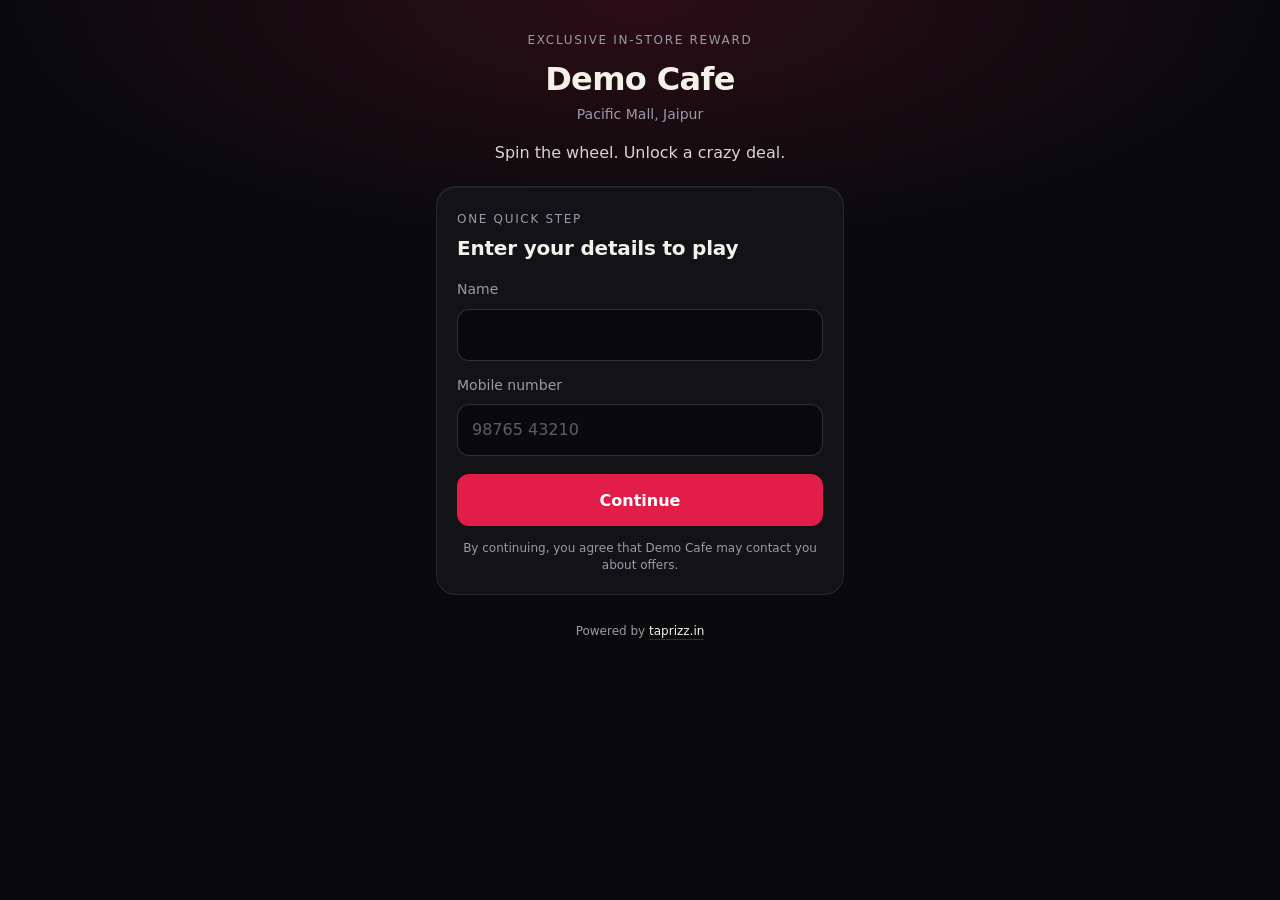
<file: index.html>
<!doctype html>
<html lang="en">
<head>
  <meta charset="utf-8">
  <meta name="viewport" content="width=device-width, initial-scale=1, viewport-fit=cover">
  <meta name="theme-color" content="#0a0a0d">
  <meta name="robots" content="noindex">
  <title>Crazy Deal</title>
  <link rel="icon" href="data:,">
  <link rel="stylesheet" href="assets/style.css">
</head>
<body>
  <main class="page">
    <p class="preview-bar hidden" id="previewBar">Preview mode. Nothing is saved or sent.</p>

    <header class="hero">
      <p class="eyebrow">Exclusive in-store reward</p>
      <h1 id="storeName"></h1>
      <p class="branch" id="branch"></p>
      <p class="tagline" id="tagline"></p>
    </header>

    <section class="card hidden" id="pausedCard">
      <p class="eyebrow">Offer paused</p>
      <h2 class="card-title">This offer is taking a short break</h2>
      <p class="hint left">Please check back soon, or follow the store to hear about the next one.</p>
    </section>

    <!-- Step 1 (optional): customer details -->
    <section class="card hidden" id="gateCard" aria-labelledby="gateTitle">
      <p class="eyebrow">One quick step</p>
      <h2 class="card-title" id="gateTitle">Enter your details to play</h2>
      <form id="leadForm" novalidate>
        <div class="field">
          <label for="leadName">Name</label>
          <input id="leadName" name="name" type="text" autocomplete="name" required>
        </div>
        <div class="field">
          <label for="leadPhone">Mobile number</label>
          <input id="leadPhone" name="phone" type="tel" inputmode="tel" autocomplete="tel" placeholder="98765 43210" required>
        </div>
        <p class="error hidden" id="leadError" role="alert"></p>
        <button class="primary" type="submit">Continue</button>
        <p class="hint" id="consent"></p>
      </form>
    </section>

    <!-- Step 2: the game (wheel or scratch card is mounted here) -->
    <section class="card hidden" id="gameCard">
      <div id="gameHost"></div>
      <p class="hint" id="gameHint"></p>
    </section>

    <!-- Step 3: result -->
    <section class="ticket hidden" id="resultCard" aria-live="polite">
      <div class="ticket-top">
        <p class="eyebrow" id="ticketEyebrow"></p>
        <h2 class="prize" id="prizeLabel"></h2>
        <p class="prize-note" id="prizeNote"></p>
      </div>
      <div id="ticketBottomWrap">
        <hr class="rule">
        <div class="ticket-bottom">
          <div class="code-row">
            <span class="code" id="couponCode"></span>
            <button class="copy" id="copyBtn" type="button">Copy</button>
          </div>
          <dl class="meta-grid">
            <div><dt>Valid at</dt><dd id="validAt"></dd></div>
            <div><dt>Expires</dt><dd id="expires"></dd></div>
          </dl>
          <p class="terms">Show this code at billing. Take a screenshot to keep it handy.</p>
        </div>
      </div>
    </section>

    <nav class="hidden" id="actions" aria-label="More from this store">
      <p class="section-label">Stay connected</p>
      <div class="link-list">
        <a class="link-row" id="reviewBtn" target="_blank" rel="noopener">
          <span class="link-text"><span class="link-title">AI review</span><span class="link-sub">Click to write yours in seconds</span></span>
          <svg class="arrow" width="20" height="20" viewBox="0 0 24 24" fill="none" stroke="currentColor" stroke-width="1.75" stroke-linecap="round" stroke-linejoin="round" aria-hidden="true"><path d="M7 17 17 7M8 7h9v9"/></svg>
        </a>
        <a class="link-row" id="igBtn" target="_blank" rel="noopener">
          <span class="link-text"><span class="link-title">Instagram</span><span class="link-sub">Follow for offers and new arrivals</span></span>
          <svg class="arrow" width="20" height="20" viewBox="0 0 24 24" fill="none" stroke="currentColor" stroke-width="1.75" stroke-linecap="round" stroke-linejoin="round" aria-hidden="true"><path d="M7 17 17 7M8 7h9v9"/></svg>
        </a>
        <a class="link-row" id="waBtn" target="_blank" rel="noopener">
          <span class="link-text"><span class="link-title">WhatsApp</span><span class="link-sub">Chat with the store directly</span></span>
          <svg class="arrow" width="20" height="20" viewBox="0 0 24 24" fill="none" stroke="currentColor" stroke-width="1.75" stroke-linecap="round" stroke-linejoin="round" aria-hidden="true"><path d="M7 17 17 7M8 7h9v9"/></svg>
        </a>
      </div>
    </nav>

    <footer class="footer">
      Powered by <a href="https://taprizz.in" target="_blank" rel="noopener">taprizz.in</a>
    </footer>
  </main>

  <canvas id="confetti" aria-hidden="true"></canvas>

  <script src="stores.js"></script>
  <script src="assets/rand.js"></script>
  <script src="assets/api.js"></script>
  <script src="assets/coupon.js"></script>
  <script src="assets/wheel.js"></script>
  <script src="assets/scratch.js"></script>
  <script src="assets/app.js"></script>
</body>
</html>
</file>
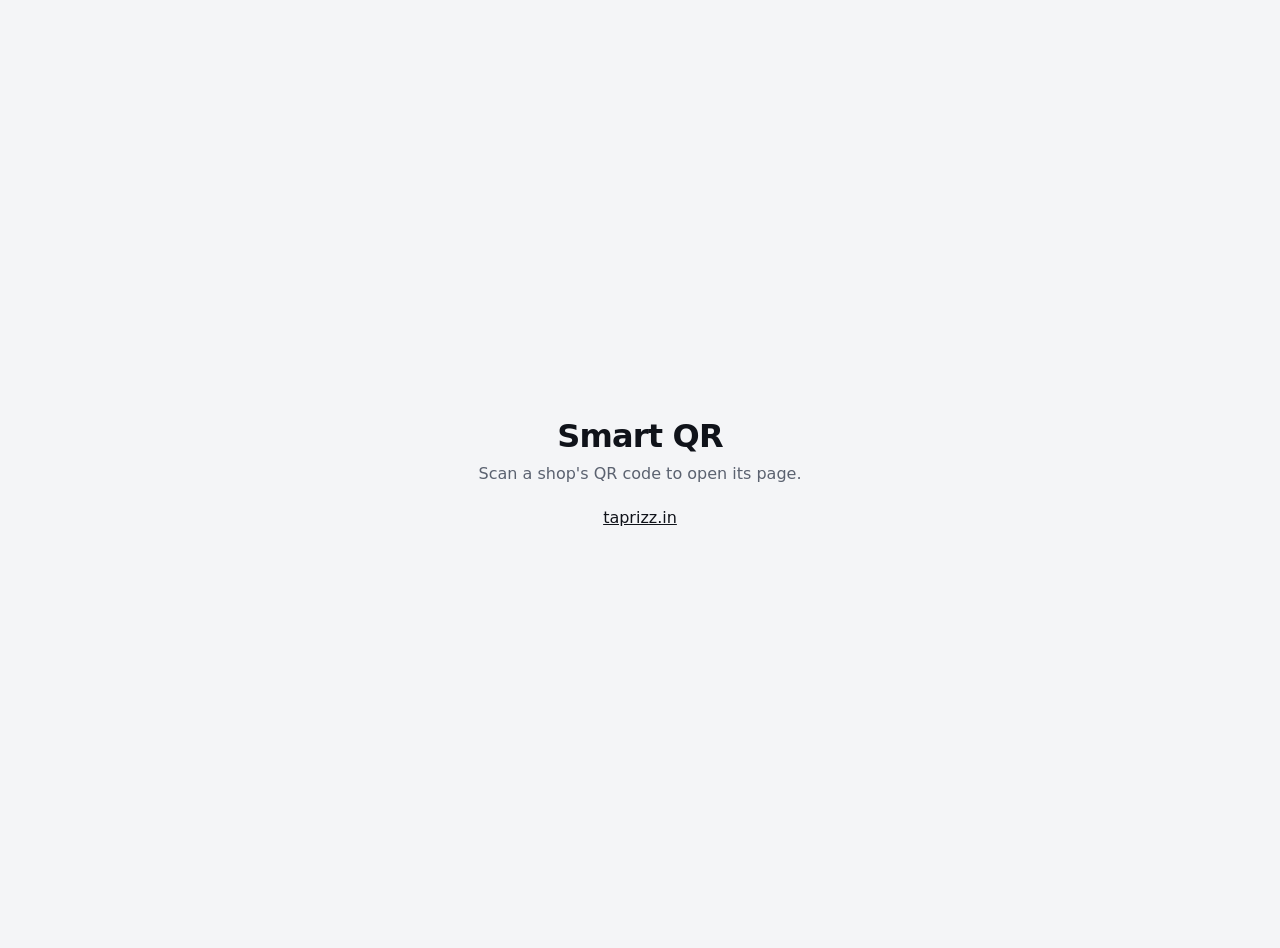
<file: smartqr/index.html>
<!doctype html>
<html lang="en">
<head>
  <meta charset="utf-8">
  <meta name="viewport" content="width=device-width, initial-scale=1">
  <meta name="robots" content="noindex">
  <title>Smart QR by Taprizz</title>
  <link rel="icon" href="/admin/icons/favicon-32.png" type="image/png">
  <style>
    :root { color-scheme: light; }
    body { margin: 0; min-height: 100dvh; display: grid; place-items: center; padding: 24px; background: #f4f5f7; color: #10131a; font: 400 16px/1.5 ui-sans-serif, system-ui, -apple-system, "Segoe UI", Roboto, Arial, sans-serif; text-align: center; }
    h1 { margin: 0 0 8px; font-size: 32px; line-height: 1.15; font-weight: 600; letter-spacing: -0.025em; }
    p { margin: 0 0 20px; color: #5b6270; }
    a { color: #10131a; font-weight: 500; }
  </style>
</head>
<body>
  <main>
    <h1>Smart QR</h1>
    <p>Scan a shop's QR code to open its page.</p>
    <a href="https://www.taprizz.in">taprizz.in</a>
  </main>
</body>
</html>
</file>
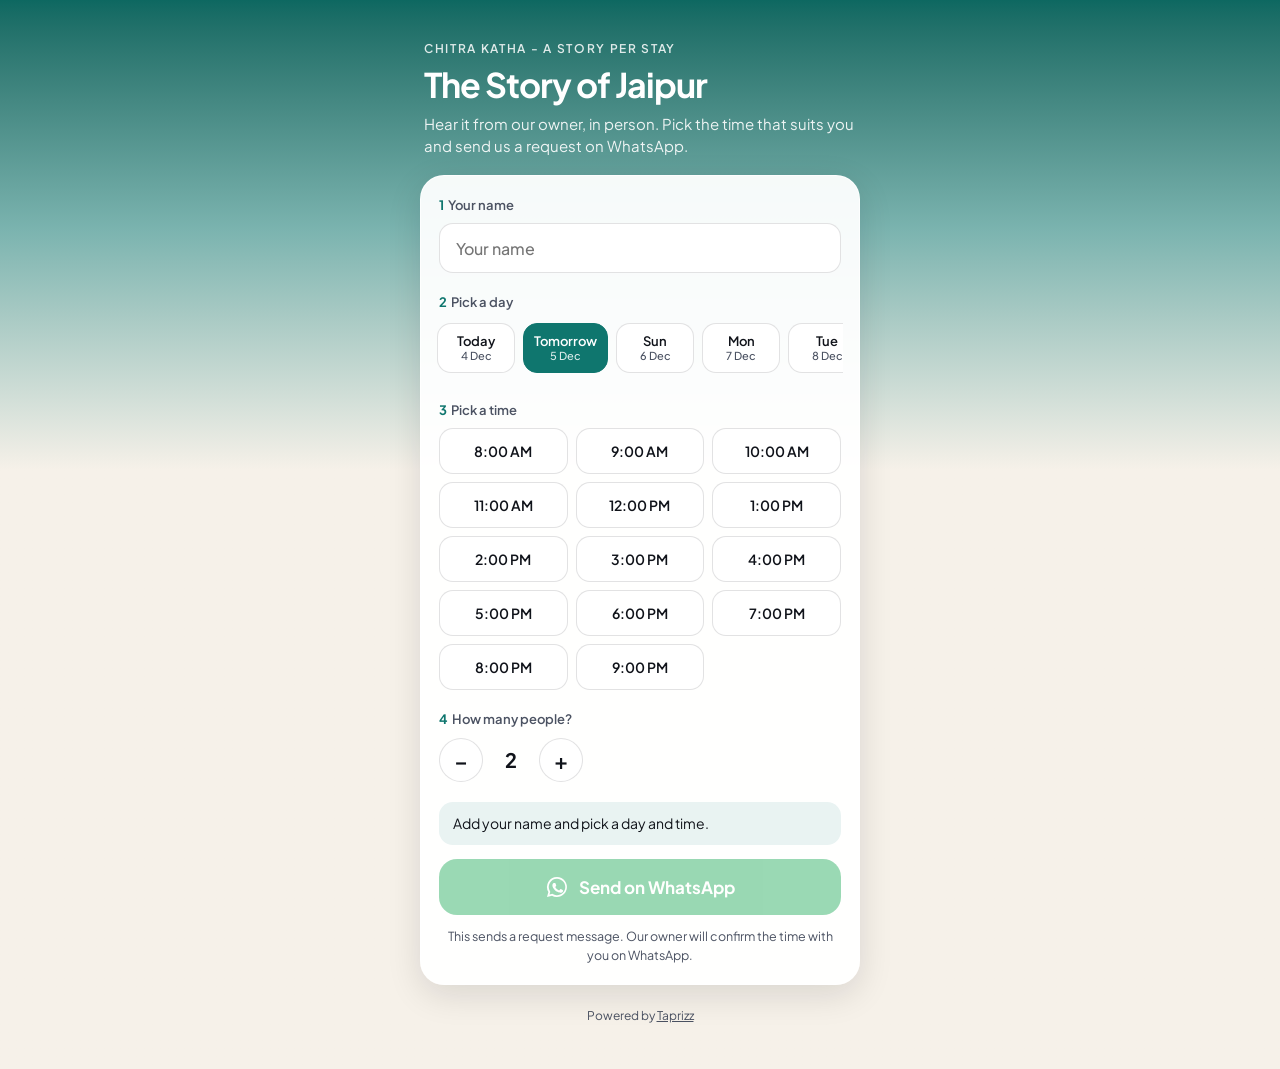
<file: smartqr/story/index.html>
<!doctype html>
<html lang="en">
<head>
  <meta charset="utf-8">
  <meta name="viewport" content="width=device-width, initial-scale=1, viewport-fit=cover">
  <meta name="theme-color" content="#0f766e" id="themeColor">
  <meta name="robots" content="noindex">
  <title>The Story of Jaipur</title>
  <link rel="icon" href="/admin/icons/favicon-32.png" type="image/png">
  <link rel="preconnect" href="https://fonts.googleapis.com">
  <link rel="preconnect" href="https://fonts.gstatic.com" crossorigin>
  <link rel="stylesheet" href="https://fonts.googleapis.com/css2?family=Plus+Jakarta+Sans:wght@400;500;600;700&display=swap">
  <style>
    :root {
      color-scheme: light;
      --c: #0f766e; --ink: #10131a; --soft: #4b5262; --line: rgba(16, 19, 26, 0.12);
      --wa: #1faa59; --wa-dark: #178a47;
      --font: "Plus Jakarta Sans", ui-sans-serif, system-ui, -apple-system, "Segoe UI", Roboto, Arial, sans-serif;
    }
    [hidden] { display: none !important; }
    * { box-sizing: border-box; }
    html { -webkit-text-size-adjust: 100%; -webkit-tap-highlight-color: transparent; }
    body {
      margin: 0; min-height: 100vh; min-height: 100dvh; font: 400 16px/1.5 var(--font); color: var(--ink);
      -webkit-font-smoothing: antialiased; background: #f6f1e9;
      background-image: linear-gradient(180deg, color-mix(in srgb, var(--c) 88%, #000) 0, color-mix(in srgb, var(--c) 55%, #fff) 230px, #f6f1e9 470px);
      background-repeat: no-repeat;
      padding: max(18px, env(safe-area-inset-top, 0px)) 16px max(32px, env(safe-area-inset-bottom, 0px));
    }
    .wrap { max-width: 440px; margin: 0 auto; }
    .hero { color: #fff; padding: 22px 4px 18px; }
    .eyebrow { margin: 0; font-size: 12px; font-weight: 600; letter-spacing: 0.14em; text-transform: uppercase; opacity: 0.85; overflow-wrap: anywhere; }
    h1 { margin: 8px 0 0; font-size: 34px; line-height: 1.1; font-weight: 700; letter-spacing: -0.03em; text-wrap: balance; }
    .sub { margin: 10px 0 0; font-size: 15px; line-height: 1.45; opacity: 0.9; }
    .card { background: rgba(255, 255, 255, 0.94); border: 1px solid rgba(255, 255, 255, 0.8); border-radius: 24px; padding: 20px 18px; box-shadow: 0 10px 34px rgba(16, 19, 26, 0.12); }
    .step { margin: 0 0 8px; font-size: 13px; font-weight: 600; color: var(--soft); }
    .step b { color: var(--c); font-weight: 700; margin-right: 4px; }
    .block { margin-top: 20px; }
    .block:first-child { margin-top: 0; }
    input[type=text] {
      width: 100%; min-height: 50px; padding: 0 16px; font: 500 16px var(--font); color: var(--ink); background: #fff;
      border: 1.5px solid var(--line); border-radius: 14px; outline: none; transition: border-color 150ms ease-out, box-shadow 150ms ease-out;
    }
    input[type=text]:focus { border-color: var(--c); box-shadow: 0 0 0 3px color-mix(in srgb, var(--c) 22%, transparent); }
    .days { display: flex; gap: 8px; overflow-x: auto; padding: 2px 2px 8px; margin: 0 -2px; scrollbar-width: none; scroll-snap-type: x proximity; }
    .days::-webkit-scrollbar { display: none; }
    .chip {
      flex: none; min-width: 78px; padding: 9px 10px; font: 600 13px/1.25 var(--font); color: var(--ink); text-align: center; background: #fff;
      border: 1.5px solid var(--line); border-radius: 14px; cursor: pointer; scroll-snap-align: start;
      transition: background-color 150ms ease-out, border-color 150ms ease-out, color 150ms ease-out, transform 120ms ease-out;
    }
    .chip small { display: block; font-size: 11px; font-weight: 500; color: var(--soft); }
    .chip:active { transform: scale(0.97); }
    .chip[aria-pressed="true"] { background: var(--c); border-color: var(--c); color: #fff; }
    .chip[aria-pressed="true"] small { color: rgba(255, 255, 255, 0.85); }
    .slots { display: grid; grid-template-columns: repeat(3, 1fr); gap: 8px; }
    .slot { min-height: 46px; padding: 0 6px; font: 600 14px var(--font); }
    .slot[disabled] { opacity: 0.38; cursor: not-allowed; background: #f1f1f1; text-decoration: line-through; }
    .none { margin: 0; padding: 14px; text-align: center; font-size: 14px; color: var(--soft); background: #f6f6f6; border-radius: 14px; }
    .guests { display: flex; align-items: center; gap: 12px; }
    .guests button {
      width: 44px; height: 44px; font: 600 22px/1 var(--font); color: var(--ink); background: #fff; border: 1.5px solid var(--line); border-radius: 50%; cursor: pointer;
    }
    .guests button:active { transform: scale(0.95); }
    .guests output { min-width: 32px; text-align: center; font-size: 20px; font-weight: 700; }
    .sum { margin: 20px 0 0; padding: 12px 14px; font-size: 14px; line-height: 1.4; color: var(--ink); background: color-mix(in srgb, var(--c) 9%, #fff); border-radius: 14px; }
    .go {
      display: flex; align-items: center; justify-content: center; gap: 10px; width: 100%; min-height: 56px; margin-top: 14px; padding: 0 18px;
      font: 700 17px var(--font); color: #fff; background: var(--wa); border: 0; border-radius: 18px; cursor: pointer; text-decoration: none;
      box-shadow: 0 8px 20px rgba(31, 170, 89, 0.32); transition: background-color 150ms ease-out, transform 120ms ease-out, opacity 150ms ease-out;
    }
    .go:hover { background: var(--wa-dark); }
    .go:active { transform: scale(0.98); }
    .go[aria-disabled="true"] { opacity: 0.45; box-shadow: none; cursor: not-allowed; }
    .go svg { width: 24px; height: 24px; fill: currentColor; }
    .err { margin: 8px 0 0; font-size: 13px; color: #b42318; }
    .note { margin: 12px 4px 0; font-size: 12.5px; line-height: 1.45; text-align: center; color: var(--soft); }
    .foot { margin-top: 22px; text-align: center; font-size: 12px; color: var(--soft); }
    .foot a { color: inherit; }
    a:focus-visible, button:focus-visible, input:focus-visible { outline: 2px solid var(--ink); outline-offset: 3px; }
    @media (prefers-reduced-motion: no-preference) {
      .hero, .card { animation: rise 600ms cubic-bezier(0.2, 0.7, 0.2, 1) both; }
      .card { animation-delay: 90ms; }
      @keyframes rise { from { opacity: 0; transform: translateY(14px); } to { opacity: 1; transform: none; } }
    }
  </style>
</head>
<body>
  <main class="wrap">
    <header class="hero">
      <p class="eyebrow" id="shopName">Chitra Katha - A Story Per Stay</p>
      <h1>The Story of Jaipur</h1>
      <p class="sub">Hear it from our owner, in person. Pick the time that suits you and send us a request on WhatsApp.</p>
    </header>

    <section class="card" aria-label="Book your story time">
      <div class="block">
        <p class="step"><b>1</b>Your name</p>
        <input id="name" type="text" maxlength="40" autocomplete="name" autocapitalize="words" placeholder="Your name" aria-label="Your name">
      </div>

      <div class="block">
        <p class="step"><b>2</b>Pick a day</p>
        <div class="days" id="days" role="group" aria-label="Day"></div>
      </div>

      <div class="block">
        <p class="step"><b>3</b>Pick a time</p>
        <div class="slots" id="slots" role="group" aria-label="Time"></div>
        <p class="none" id="none" hidden>No time left on this day. Please pick another day.</p>
      </div>

      <div class="block">
        <p class="step"><b>4</b>How many people?</p>
        <div class="guests">
          <button type="button" id="minus" aria-label="Fewer people">&minus;</button>
          <output id="count" aria-live="polite">2</output>
          <button type="button" id="plus" aria-label="More people">+</button>
        </div>
      </div>

      <p class="sum" id="sum">Add your name and pick a day and time.</p>
      <a class="go" id="go" href="#" role="button" aria-disabled="true" rel="noopener">
        <svg viewBox="0 0 24 24" aria-hidden="true"><path d="M12 2a10 10 0 0 0-8.6 15.1L2 22l5-1.3A10 10 0 1 0 12 2Zm0 1.8a8.2 8.2 0 1 1-4.2 15.2l-.3-.2-3 .8.8-2.9-.2-.3A8.2 8.2 0 0 1 12 3.8Zm-3 4.1c-.2 0-.5.1-.7.4-.2.3-.9.9-.9 2.2 0 1.3.9 2.5 1 2.7.2.2 1.8 2.9 4.5 3.9 2.2.9 2.7.7 3.2.7.5-.1 1.6-.7 1.8-1.3.2-.6.2-1.2.2-1.3-.1-.1-.2-.2-.5-.3l-1.7-.8c-.2-.1-.4-.1-.6.1-.2.3-.7.9-.8 1-.2.2-.3.2-.6.1-.3-.1-1.1-.4-2.1-1.3-.8-.7-1.3-1.5-1.4-1.8-.2-.3 0-.4.1-.5l.4-.5c.1-.2.2-.3.3-.5.1-.2 0-.4 0-.5l-.8-1.9c-.2-.5-.4-.4-.6-.4Z"/></svg>
        <span>Send on WhatsApp</span>
      </a>
      <p class="err" id="err" role="alert" hidden></p>
      <p class="note">This sends a request message. Our owner will confirm the time with you on WhatsApp.</p>
    </section>

    <p class="foot">Powered by <a href="https://www.taprizz.in" target="_blank" rel="noopener">Taprizz</a></p>
  </main>

  <script>
    (function () {
      "use strict";
      // ----- Settings for this business. Everything can also be set in the link, for example:
      //   /story/?to=919987264204&shop=Chitra%20Katha&from=08:00&till=21:00&every=60&days=7&c=0f766e
      var CFG = { to: "919987264204", shop: "Chitra Katha - A Story Per Stay", from: "08:00", till: "21:00", every: 60, days: 7, lead: 30, color: "0f766e", tz: "Asia/Kolkata" };

      var q = new URLSearchParams(location.search);
      function clock(v, fb) { var m = /^([01]?\d|2[0-3]):([0-5]\d)$/.exec(String(v || "")); return m ? (+m[1]) * 60 + (+m[2]) : fb; }
      var to = String(q.get("to") || CFG.to).replace(/\D/g, "");
      if (!/^[0-9]{8,15}$/.test(to)) to = CFG.to;
      var shop = String(q.get("shop") || CFG.shop).replace(/[\u0000-\u001f]/g, " ").replace(/\s+/g, " ").trim().slice(0, 60) || CFG.shop;
      var fromMin = clock(q.get("from"), clock(CFG.from, 600)), tillMin = clock(q.get("till"), clock(CFG.till, 1260));
      var every = Math.min(240, Math.max(15, parseInt(q.get("every"), 10) || CFG.every));
      var dayCount = Math.min(14, Math.max(1, parseInt(q.get("days"), 10) || CFG.days));
      var lead = CFG.lead;
      var color = /^[0-9a-f]{6}$/i.test(q.get("c") || "") ? q.get("c") : CFG.color;
      if (tillMin < fromMin) { var sw = fromMin; fromMin = tillMin; tillMin = sw; }
      document.documentElement.style.setProperty("--c", "#" + color);
      document.getElementById("themeColor").setAttribute("content", "#" + color);
      document.getElementById("shopName").textContent = shop;

      var $ = function (id) { return document.getElementById(id); };
      var st = { name: "", day: null, slot: null, guests: 2 };

      // "Now" in Indian time, whatever the phone's own time zone is.
      function istNow() {
        var p = {}; new Intl.DateTimeFormat("en-GB", { timeZone: CFG.tz, year: "numeric", month: "2-digit", day: "2-digit", hour: "2-digit", minute: "2-digit", hourCycle: "h23" })
          .formatToParts(new Date()).forEach(function (x) { p[x.type] = x.value; });
        return { y: +p.year, m: +p.month, d: +p.day, min: (+p.hour) * 60 + (+p.minute) };
      }
      function dayLabel(utc) { return new Intl.DateTimeFormat("en-IN", { timeZone: "UTC", weekday: "short", day: "numeric", month: "short" }).format(utc); }
      function fmtTime(min) {
        var h = Math.floor(min / 60), m = min % 60, ap = h >= 12 ? "PM" : "AM", h12 = h % 12 || 12;
        return h12 + ":" + (m < 10 ? "0" : "") + m + " " + ap;
      }

      var now = istNow(), days = [];
      for (var i = 0; i < dayCount; i++) {
        var u = new Date(Date.UTC(now.y, now.m - 1, now.d + i));
        days.push({ utc: u, label: dayLabel(u), top: i === 0 ? "Today" : i === 1 ? "Tomorrow" : new Intl.DateTimeFormat("en-IN", { timeZone: "UTC", weekday: "short" }).format(u), idx: i });
      }
      function slotsFor(day) {
        var out = [], t;
        for (t = fromMin; t <= tillMin; t += every) out.push({ min: t, ok: day.idx > 0 || t >= now.min + lead });
        return out;
      }

      function paintDays() {
        var box = $("days"); box.innerHTML = "";
        days.forEach(function (d) {
          var b = document.createElement("button"); b.type = "button"; b.className = "chip"; b.setAttribute("aria-pressed", String(st.day === d));
          b.appendChild(document.createTextNode(d.top)); var s = document.createElement("small"); s.textContent = d.label.replace(/^[A-Za-z]+,?\s*/, ""); b.appendChild(s);
          b.addEventListener("click", function () { st.day = d; if (st.slot && !slotsFor(d).some(function (x) { return x.min === st.slot && x.ok; })) st.slot = null; paintDays(); paintSlots(); paint(); });
          box.appendChild(b);
        });
      }
      function paintSlots() {
        var box = $("slots"); box.innerHTML = ""; var list = st.day ? slotsFor(st.day) : [], any = false;
        list.forEach(function (sl) {
          var b = document.createElement("button"); b.type = "button"; b.className = "chip slot"; b.textContent = fmtTime(sl.min);
          b.setAttribute("aria-pressed", String(st.slot === sl.min)); if (!sl.ok) b.disabled = true; else any = true;
          b.addEventListener("click", function () { st.slot = sl.min; paintSlots(); paint(); });
          box.appendChild(b);
        });
        $("none").hidden = any || !st.day; box.hidden = !any && !!st.day;
      }

      function cleanName() { return st.name.replace(/[\u0000-\u001f]/g, " ").replace(/\s+/g, " ").trim().slice(0, 40); }
      function ready() { return cleanName().length >= 2 && st.day && st.slot != null; }
      function message() {
        return "Hello! My name is " + cleanName() + ". I would like to hear the Story of Jaipur from you at " + shop + " on " + st.day.label + " at " + fmtTime(st.slot) +
          ". We will be " + st.guests + (st.guests === 1 ? " person" : " people") + ". Please confirm if this time works. Thank you!";
      }
      function paint() {
        var go = $("go"), ok = ready();
        $("count").textContent = String(st.guests);
        $("sum").textContent = ok ? cleanName() + ", " + st.day.label + " at " + fmtTime(st.slot) + ", " + st.guests + (st.guests === 1 ? " person" : " people")
          : "Add your name and pick a day and time.";
        go.setAttribute("aria-disabled", String(!ok));
        go.setAttribute("href", ok ? "https://wa.me/" + to + "?text=" + encodeURIComponent(message()) : "#");
        if (ok) { go.setAttribute("target", "_blank"); $("err").hidden = true; } else go.removeAttribute("target");
      }

      $("name").addEventListener("input", function (e) { st.name = e.target.value; paint(); });
      $("minus").addEventListener("click", function () { st.guests = Math.max(1, st.guests - 1); paint(); });
      $("plus").addEventListener("click", function () { st.guests = Math.min(20, st.guests + 1); paint(); });
      $("go").addEventListener("click", function (e) {
        if (ready()) return;
        e.preventDefault();
        var m = cleanName().length < 2 ? "Please enter your name." : !st.day ? "Please pick a day." : "Please pick a time.";
        $("err").textContent = m; $("err").hidden = false;
        if (cleanName().length < 2) $("name").focus();
      });

      // Start on today, or on tomorrow when today's slots are over.
      st.day = days.filter(function (d) { return slotsFor(d).some(function (x) { return x.ok; }); })[0] || days[0];
      paintDays(); paintSlots(); paint();
    })();
  </script>
</body>
</html>
</file>
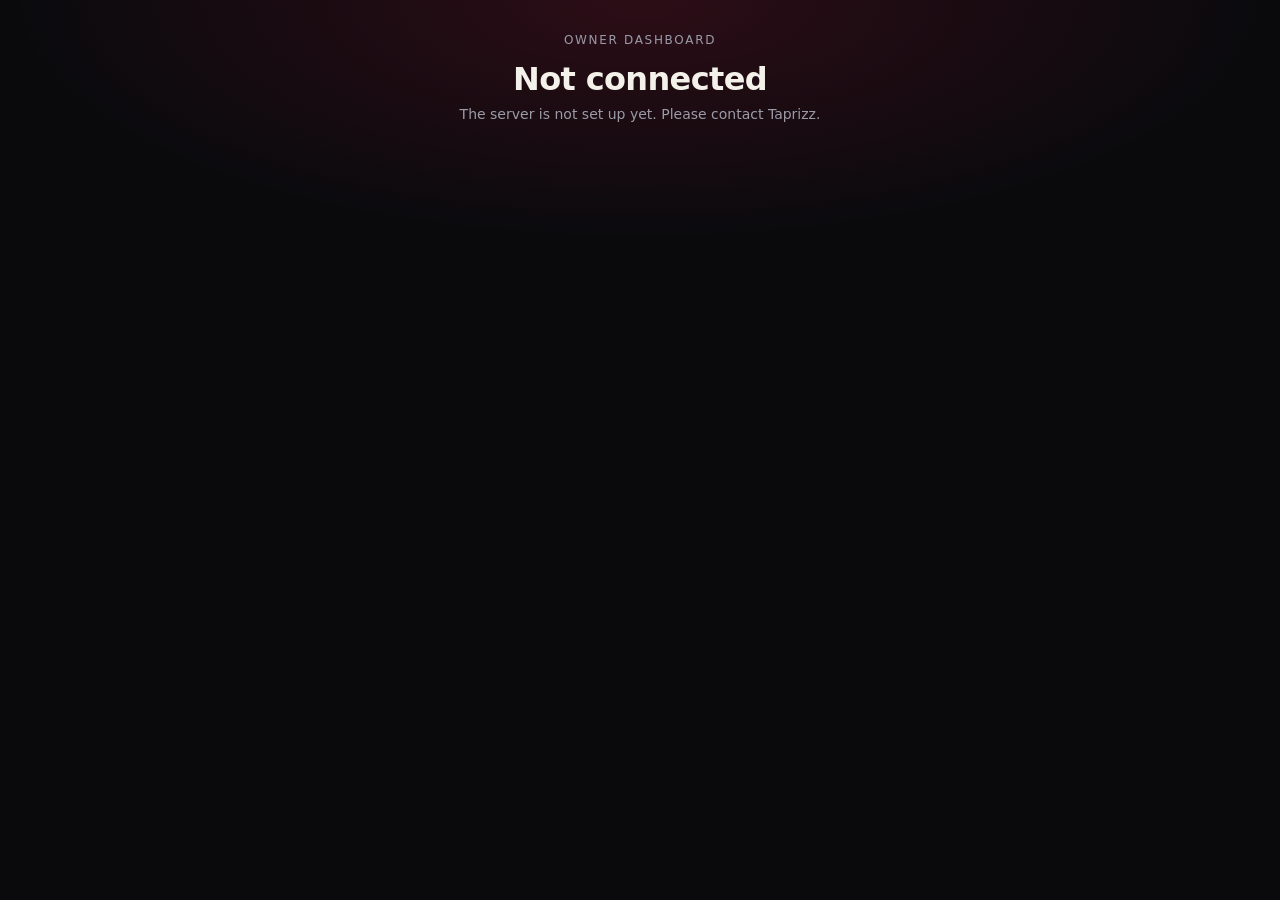
<file: owner.html>
<!doctype html>
<html lang="en">
<head>
  <meta charset="utf-8">
  <meta name="viewport" content="width=device-width, initial-scale=1, viewport-fit=cover">
  <meta name="theme-color" content="#0a0a0d">
  <meta name="robots" content="noindex, nofollow">
  <meta name="referrer" content="no-referrer">
  <title>Owner Dashboard</title>
  <link rel="icon" href="data:,">
  <link rel="stylesheet" href="assets/style.css">
</head>
<body>
  <main class="page wide" id="app" aria-live="polite">
    <header class="hero">
      <p class="eyebrow">Owner dashboard</p>
      <h1>Loading&hellip;</h1>
    </header>
  </main>

  <script src="stores.js"></script>
  <script src="assets/api.js"></script>
  <script src="assets/owner.js"></script>
</body>
</html>
</file>
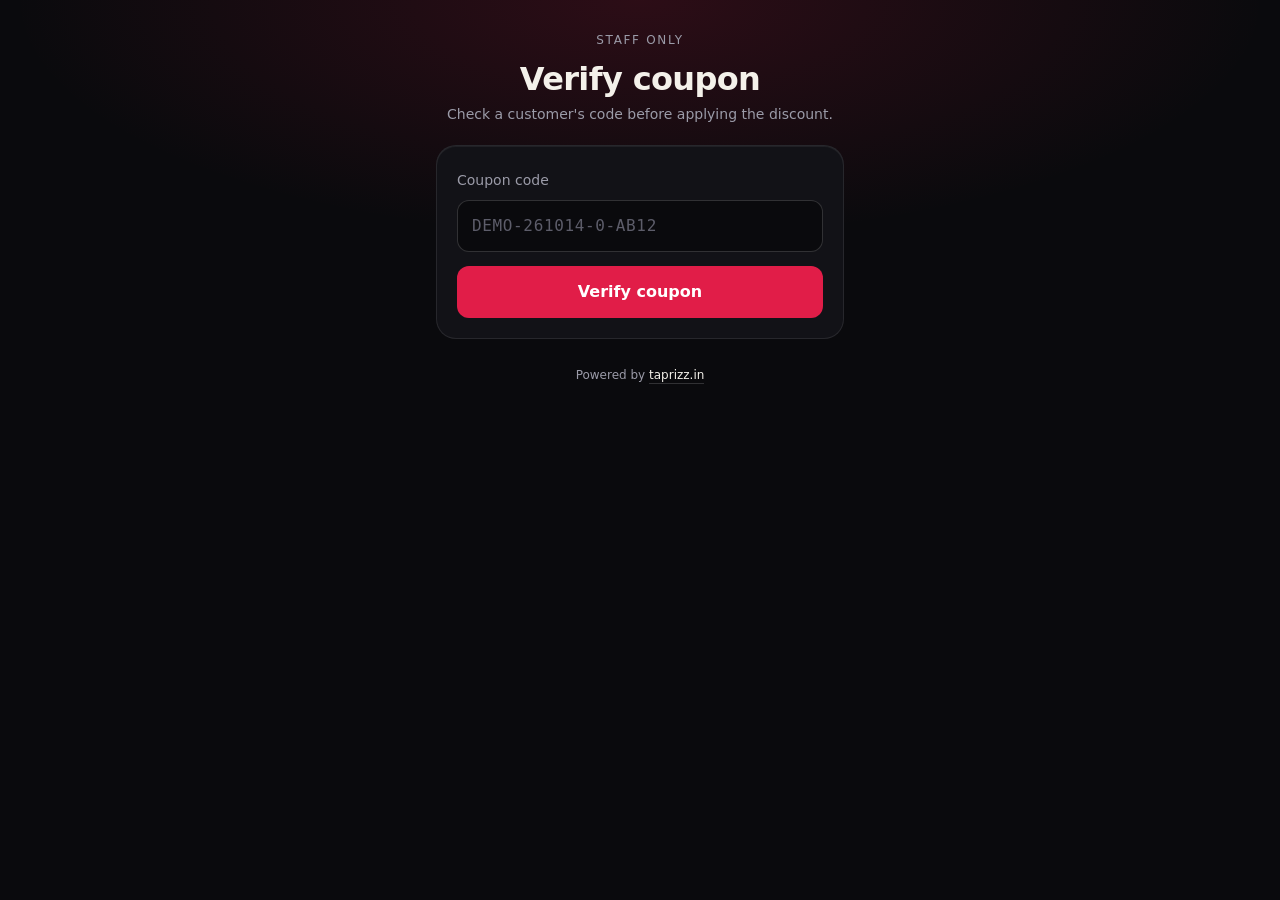
<file: verify.html>
<!doctype html>
<html lang="en">
<head>
  <meta charset="utf-8">
  <meta name="viewport" content="width=device-width, initial-scale=1, viewport-fit=cover">
  <meta name="theme-color" content="#0a0a0d">
  <meta name="robots" content="noindex">
  <title>Verify Coupon</title>
  <link rel="icon" href="data:,">
  <link rel="stylesheet" href="assets/style.css">
</head>
<body>
  <main class="page">
    <header class="hero">
      <p class="eyebrow">Staff only</p>
      <h1>Verify coupon</h1>
      <p class="branch">Check a customer's code before applying the discount.</p>
    </header>

    <section class="card">
      <form id="form" autocomplete="off">
        <div class="field">
          <label for="code">Coupon code</label>
          <input class="code-input" id="code" name="code" placeholder="DEMO-261014-0-AB12" autocapitalize="characters" spellcheck="false">
        </div>
        <button class="primary" type="submit">Verify coupon</button>
      </form>
      <div id="result" class="result hidden" role="status" aria-live="polite"></div>
      <button id="useBtn" class="secondary hidden" type="button">Mark as redeemed</button>
    </section>

    <footer class="footer">
      Powered by <a href="https://taprizz.in" target="_blank" rel="noopener">taprizz.in</a>
    </footer>
  </main>

  <script src="stores.js"></script>
  <script src="assets/coupon.js"></script>
  <script>
    (function () {
      var USED_KEY = "taprizz:used";
      function used() { try { return JSON.parse(localStorage.getItem(USED_KEY) || "{}"); } catch (e) { return {}; } }
      function markUsed(code) { var u = used(); u[code] = Date.now(); try { localStorage.setItem(USED_KEY, JSON.stringify(u)); } catch (e) {} }

      var result = document.getElementById("result");
      var useBtn = document.getElementById("useBtn");
      var current = null;

      function show(cls, html) {
        result.className = "result " + cls;
        result.innerHTML = html;
      }
      function esc(s) { var d = document.createElement("div"); d.textContent = s; return d.innerHTML; }

      document.getElementById("form").addEventListener("submit", function (e) {
        e.preventDefault();
        useBtn.classList.add("hidden");
        current = null;
        var res = Coupon.verify(window.STORES, document.getElementById("code").value);
        if (!res.ok) { show("bad", "<strong>Not valid</strong>" + esc(res.reason)); return; }
        var info = esc(res.prize.label) + "<br>" +
          esc(res.store.name) + " · " + esc(res.store.branch) + "<br>" +
          "Valid until " + Coupon.fmt(res.expires);
        var usedAt = used()[res.code];
        if (usedAt) {
          show("warn", "<strong>Already redeemed</strong>On this device, " + esc(new Date(usedAt).toLocaleString()) + ".<br>" + info);
          return;
        }
        show("ok", "<strong>Valid coupon</strong>" + info);
        current = res.code;
        useBtn.classList.remove("hidden");
      });

      useBtn.addEventListener("click", function () {
        if (!current) return;
        markUsed(current);
        show("warn", "<strong>Marked as redeemed</strong>" + esc(current));
        useBtn.classList.add("hidden");
        current = null;
      });
    })();
  </script>
</body>
</html>
</file>
<file: assets/style.css>
/* Taprizz Crazy Deal — premium dark theme
   Palette: canvas (60) / raised surface (30) / one accent (10).
   Type: 400 / 500 / 600 only. Sizes: 16 body, 14 secondary, 12 meta. */

:root {
  color-scheme: dark;

  --accent: #e11d48;
  --canvas: #0a0a0d;
  --surface: #121217;
  --surface-2: #1a1a21;
  --ivory: #f4f1ea;
  --text: #f4f1ea;
  --muted: #9b9ba8;
  --border: rgba(255, 255, 255, 0.09);
  --border-strong: rgba(255, 255, 255, 0.16);
  --highlight: inset 0 1px 0 rgba(255, 255, 255, 0.06);

  --font: ui-sans-serif, system-ui, -apple-system, "Segoe UI", Roboto, "Helvetica Neue", Arial, sans-serif;
  --mono: ui-monospace, "SF Mono", Menlo, Consolas, monospace;

  --motion-150: 150ms;
  --motion-200: 200ms;
  --motion-300: 300ms;
  --ease-out: cubic-bezier(0.16, 1, 0.3, 1);
  --ease-in: cubic-bezier(0.7, 0, 0.84, 0);
}

* { box-sizing: border-box; }
html, body { margin: 0; padding: 0; }

body {
  font-family: var(--font);
  font-size: 1rem;
  font-weight: 400;
  line-height: 1.55;
  color: var(--text);
  background:
    radial-gradient(70% 38% at 50% 0%, color-mix(in srgb, var(--accent) 16%, transparent), transparent 70%),
    var(--canvas);
  background-repeat: no-repeat;
  min-height: 100vh;
  min-height: 100dvh;
  display: flex;
  justify-content: center;
  -webkit-font-smoothing: antialiased;
}

.page {
  width: 100%;
  max-width: 440px;
  padding: 32px 16px 28px;
  display: flex;
  flex-direction: column;
  gap: 20px;
}

/* ---------- hero ---------- */
.hero { text-align: center; }

.eyebrow {
  margin: 0 0 12px;
  font-size: 0.75rem;
  line-height: 1.4;
  font-weight: 500;
  letter-spacing: 0.14em;
  text-transform: uppercase;
  color: var(--muted);
}

.hero h1 {
  margin: 0;
  font-size: 2rem;
  line-height: 1.15;
  font-weight: 600;
  letter-spacing: -0.02em;
}

.branch {
  margin: 6px 0 0;
  font-size: 0.875rem;
  color: var(--muted);
}

.tagline {
  margin: 16px 0 0;
  font-size: 1rem;
  color: var(--text);
  opacity: 0.88;
}

/* ---------- surfaces ---------- */
.card {
  background: var(--surface);
  border: 1px solid var(--border);
  border-radius: 20px;
  box-shadow: var(--highlight);
  padding: 24px 20px 20px;
}

/* ---------- wheel ---------- */
.wheel-wrap {
  position: relative;
  width: min(320px, 78vw);
  aspect-ratio: 1;
  margin: 12px auto 24px;
}

.wheel-wrap canvas {
  width: 100%;
  height: 100%;
  display: block;
  border-radius: 50%;
  box-shadow: 0 24px 60px rgba(0, 0, 0, 0.55);
  transition: transform 4.8s cubic-bezier(0.1, 0.75, 0.15, 1);
  will-change: transform;
}

.pointer {
  position: absolute;
  top: -14px;
  left: 50%;
  width: 28px;
  height: 36px;
  transform: translateX(-50%);
  z-index: 2;
  filter: drop-shadow(0 2px 6px rgba(0, 0, 0, 0.5));
}

.hub {
  position: absolute;
  inset: 0;
  margin: auto;
  width: 58px;
  height: 58px;
  border-radius: 50%;
  background: var(--canvas);
  border: 3px solid var(--ivory);
  box-shadow: 0 0 0 1px rgba(0, 0, 0, 0.4), 0 6px 18px rgba(0, 0, 0, 0.5);
  z-index: 1;
  display: grid;
  place-items: center;
}
.hub::after {
  content: "";
  width: 12px;
  height: 12px;
  border-radius: 50%;
  background: var(--accent);
}

/* ---------- buttons ---------- */
button, .btn {
  font: inherit;
  font-size: 1rem;
  font-weight: 500;
  line-height: 1.2;
  cursor: pointer;
  border: 1px solid transparent;
  border-radius: 12px;
  min-height: 52px;
  padding: 0 18px;
  display: inline-flex;
  align-items: center;
  justify-content: center;
  gap: 10px;
  text-decoration: none;
  color: var(--text);
  transition:
    opacity var(--motion-150) var(--ease-out),
    border-color var(--motion-150) var(--ease-out),
    background-color var(--motion-150) var(--ease-out);
}

button:focus-visible, .btn:focus-visible, input:focus-visible, a:focus-visible {
  outline: 2px solid var(--ivory);
  outline-offset: 3px;
}

.primary {
  width: 100%;
  background: var(--accent);
  color: #fff;
  font-weight: 600;
}
.primary:hover:not(:disabled) { opacity: 0.92; }
.primary:active:not(:disabled) { opacity: 0.85; }
.primary:disabled { opacity: 0.55; cursor: default; }

.btn.secondary, button.secondary {
  background: var(--surface);
  border-color: var(--border-strong);
  width: 100%;
}
.btn.secondary:hover, button.secondary:hover { border-color: rgba(255, 255, 255, 0.3); }

.btn svg { flex: none; }

.hint {
  margin: 14px 0 0;
  font-size: 0.75rem;
  line-height: 1.4;
  color: var(--muted);
  text-align: center;
}

/* ---------- ticket ---------- */
.ticket {
  background: var(--surface);
  border: 1px solid var(--border);
  border-radius: 20px;
  box-shadow: var(--highlight);
  overflow: hidden;
}

.ticket-top { padding: 28px 22px 24px; text-align: center; }

.ticket-top .eyebrow { color: var(--muted); margin-bottom: 14px; }

.prize {
  margin: 0;
  font-size: 2rem;
  line-height: 1.15;
  font-weight: 600;
  letter-spacing: -0.02em;
}

.prize-note {
  margin: 10px 0 0;
  font-size: 0.875rem;
  color: var(--muted);
}

.rule {
  border: 0;
  border-top: 1px dashed var(--border-strong);
  margin: 0;
}

.ticket-bottom { padding: 20px 22px 22px; display: grid; gap: 18px; }

.code-row {
  display: flex;
  align-items: center;
  justify-content: space-between;
  gap: 12px;
  background: var(--canvas);
  border: 1px solid var(--border);
  border-radius: 12px;
  padding: 8px 8px 8px 14px;
}

.code {
  font-family: var(--mono);
  font-size: 1rem;
  font-weight: 600;
  letter-spacing: 0.04em;
  word-break: break-all;
}

.copy {
  min-height: 40px;
  padding: 0 14px;
  font-size: 0.875rem;
  background: var(--surface-2);
  border-color: var(--border-strong);
  flex: none;
}

.meta-grid {
  display: grid;
  grid-template-columns: 1fr 1fr;
  gap: 16px;
}
.meta-grid dt {
  font-size: 0.75rem;
  line-height: 1.4;
  letter-spacing: 0.1em;
  text-transform: uppercase;
  color: var(--muted);
  margin: 0 0 4px;
  font-weight: 500;
}
.meta-grid dd {
  margin: 0;
  font-size: 0.875rem;
  font-weight: 500;
  line-height: 1.4;
}

.terms {
  margin: 0;
  font-size: 0.75rem;
  line-height: 1.45;
  color: var(--muted);
}

/* ---------- actions (typography-led link list) ---------- */

/* ---------- footer ---------- */
.footer {
  text-align: center;
  font-size: 0.75rem;
  line-height: 1.4;
  color: var(--muted);
  padding-top: 8px;
}
.footer a {
  color: var(--text);
  font-weight: 500;
  text-decoration: none;
  border-bottom: 1px solid var(--border-strong);
  padding-bottom: 1px;
}
.footer a:hover { border-color: var(--text); }

/* ---------- state / motion ---------- */
.hidden { display: none !important; }

.rise { animation: rise var(--motion-300) var(--ease-out) both; }
.rise.d1 { animation-delay: 80ms; }
.rise.d2 { animation-delay: 160ms; }

@keyframes rise {
  from { opacity: 0; transform: translateY(8px); }
  to   { opacity: 1; transform: none; }
}

#confetti {
  position: fixed;
  inset: 0;
  width: 100%;
  height: 100%;
  pointer-events: none;
  z-index: 10;
}

/* ---------- verify page ---------- */
.field { display: grid; gap: 8px; text-align: left; margin-bottom: 14px; }
.field label { font-size: 0.875rem; font-weight: 500; color: var(--muted); }
.field input, .field select {
  font: inherit;
  font-size: 1rem;
  color: var(--text);
  background: var(--canvas);
  border: 1px solid var(--border-strong);
  border-radius: 12px;
  padding: 0 14px;
  min-height: 52px;
  width: 100%;
}
.field input.code-input { font-family: var(--mono); text-transform: uppercase; letter-spacing: 0.04em; }
.field input::placeholder { color: #5d5d6a; }

.result {
  margin-top: 16px;
  padding: 14px 16px;
  border-radius: 12px;
  border: 1px solid;
  font-size: 0.875rem;
  line-height: 1.55;
}
.result strong { font-weight: 600; font-size: 1rem; display: block; margin-bottom: 2px; }
.result.ok   { background: rgba(34, 197, 94, 0.08);  border-color: rgba(34, 197, 94, 0.3);  color: #bbf7d0; }
.result.bad  { background: rgba(239, 68, 68, 0.08);  border-color: rgba(239, 68, 68, 0.3);  color: #fecaca; }
.result.warn { background: rgba(245, 158, 11, 0.08); border-color: rgba(245, 158, 11, 0.3); color: #fde68a; }
.card .secondary { margin-top: 10px; }

@media (prefers-reduced-motion: reduce) {
  .wheel-wrap canvas { transition-duration: 0.01s; }
  .rise { animation: none; }
  button, .btn { transition: none; }
}

/* ---------- link list ---------- */
.section-label {
  margin: 0 0 12px;
  font-size: 0.75rem;
  line-height: 1.4;
  letter-spacing: 0.14em;
  text-transform: uppercase;
  color: var(--muted);
  font-weight: 500;
  text-align: center;
}

.link-list {
  background: var(--surface);
  border: 1px solid var(--border);
  border-radius: 20px;
  box-shadow: var(--highlight);
  overflow: hidden;
}

.link-row {
  display: flex;
  align-items: center;
  justify-content: space-between;
  gap: 16px;
  padding: 20px 22px;
  color: var(--text);
  text-decoration: none;
  transition: background-color var(--motion-150) var(--ease-out);
}
.link-row + .link-row { border-top: 1px solid var(--border); }
.link-row:hover { background: var(--surface-2); }
.link-row:focus-visible { outline-offset: -3px; }

.link-text { display: grid; gap: 2px; }
.link-title { font-size: 1.25rem; line-height: 1.25; font-weight: 500; letter-spacing: -0.01em; }
.link-sub { font-size: 0.875rem; line-height: 1.4; color: var(--muted); }
.link-row .arrow { flex: none; color: var(--muted); transition: transform var(--motion-200) var(--ease-out), color var(--motion-150) var(--ease-out); }
.link-row:hover .arrow { color: var(--text); transform: translate(2px, -2px); }

/* ---------- lead form ---------- */
.card-title {
  margin: 0 0 18px;
  font-size: 1.25rem;
  line-height: 1.25;
  font-weight: 600;
  letter-spacing: -0.01em;
  text-align: left;
}
.card > .eyebrow { text-align: left; margin-bottom: 8px; }
#leadForm .primary { margin-top: 4px; }
.error { margin: 0 0 12px; font-size: 0.875rem; color: #fecaca; }

/* ---------- scratch card ---------- */
.scratch-wrap {
  position: relative;
  width: 100%;
  aspect-ratio: 16 / 10;
  margin: 4px 0 16px;
  border-radius: 16px;
  overflow: hidden;
  border: 1px solid var(--border-strong);
  background: var(--canvas);
  box-shadow: 0 24px 60px rgba(0, 0, 0, 0.45);
}
.scratch-under {
  position: absolute;
  inset: 0;
  display: flex;
  flex-direction: column;
  align-items: center;
  justify-content: center;
  padding: 20px;
  text-align: center;
  opacity: 0;
}
.scratch-under.is-ready { opacity: 1; }
.scratch-under .eyebrow { margin: 0 0 10px; }
.scratch-prize { margin: 0; font-size: 1.5rem; line-height: 1.2; font-weight: 600; letter-spacing: -0.02em; }
.scratch-foil {
  position: absolute;
  inset: 0;
  width: 100%;
  height: 100%;
  touch-action: none;
  cursor: grab;
  opacity: 1;
  transition: opacity var(--motion-300) var(--ease-in);
}
.scratch-foil.is-gone { opacity: 0; pointer-events: none; }

.link-btn {
  display: block;
  margin: 0 auto 4px;
  min-height: 44px;
  background: none;
  border: 0;
  color: var(--muted);
  font-size: 0.875rem;
  font-weight: 400;
  text-decoration: underline;
  text-underline-offset: 3px;
  text-decoration-color: var(--border-strong);
}
.link-btn:hover { color: var(--text); }

/* ---------- preview bar ---------- */
.preview-bar {
  margin: 0;
  padding: 10px 14px;
  text-align: center;
  font-size: 0.75rem;
  letter-spacing: 0.06em;
  color: #fde68a;
  background: rgba(245, 158, 11, 0.08);
  border: 1px solid rgba(245, 158, 11, 0.3);
  border-radius: 12px;
}

@media (prefers-reduced-motion: reduce) {
  .scratch-foil { transition: none; }
  .link-row, .link-row .arrow { transition: none; }
}

/* ---------- admin ---------- */
.page.wide { max-width: 720px; }
.admin { text-align: left; }
.admin .card-title { margin-top: 28px; }
.admin .card-title:first-child { margin-top: 0; }
.admin code { font-family: var(--mono); font-size: 0.875rem; color: var(--text); }
.grid2 { display: grid; grid-template-columns: 1fr; gap: 0 16px; }
@media (min-width: 560px) { .grid2 { grid-template-columns: 1fr 1fr; } }
.field input[type="color"] { padding: 4px; }
.hint.left { text-align: left; margin: 0 0 12px; }
.prizes { display: grid; gap: 12px; margin-bottom: 12px; }
.prize-row {
  display: grid;
  grid-template-columns: 1fr;
  gap: 0 12px;
  padding: 14px 14px 4px;
  background: var(--canvas);
  border: 1px solid var(--border);
  border-radius: 14px;
}
@media (min-width: 560px) { .prize-row { grid-template-columns: 2fr 1.2fr 0.8fr auto; align-items: end; } }
.prize-row .odds { display: flex; align-items: center; justify-content: space-between; gap: 12px; margin-bottom: 14px; min-height: 52px; font-size: 0.875rem; color: var(--muted); }
.prize-row .odds .link-btn { margin: 0; }
.add { margin-bottom: 12px; }
.check { display: flex; align-items: center; gap: 10px; margin: 0 0 16px; font-size: 0.875rem; color: var(--text); }
.check input { width: 20px; height: 20px; accent-color: var(--accent); }
.btn-row { display: grid; grid-template-columns: 1fr 1fr; gap: 10px; margin-bottom: 16px; }
.btn-row button { width: 100%; }
.qr-row { display: flex; align-items: center; gap: 16px; margin-bottom: 16px; }
.qr { background: var(--ivory); padding: 10px; border-radius: 12px; line-height: 0; min-width: 100px; min-height: 100px; }
.qr-row .secondary { width: auto; margin: 0; }
.out {
  margin: 0;
  padding: 14px;
  background: var(--canvas);
  border: 1px solid var(--border);
  border-radius: 12px;
  font-family: var(--mono);
  font-size: 0.75rem;
  line-height: 1.5;
  overflow-x: auto;
  white-space: pre;
}

.hint.is-error { color: #fecaca; }

/* ---------- owner dashboard ---------- */
.status { display: flex; align-items: center; justify-content: space-between; gap: 16px; padding: 18px 20px; }
.status .hint { margin: 2px 0 0; }
.status-title { margin: 0; font-size: 1.25rem; line-height: 1.25; font-weight: 600; letter-spacing: -0.01em; }
.status > div { flex: 1; min-width: 0; }
.admin.status button, .admin.status button.secondary, .admin.status button.primary { width: auto; flex: none; min-height: 44px; padding: 0 16px; }

.stats { display: grid; grid-template-columns: 1fr 1fr; gap: 10px; margin-bottom: 20px; }
@media (min-width: 560px) { .stats { grid-template-columns: repeat(4, 1fr); } }
.stat { background: var(--canvas); border: 1px solid var(--border); border-radius: 14px; padding: 14px; }
.stat-value { font-size: 2rem; line-height: 1.15; font-weight: 600; letter-spacing: -0.02em; }
.stat-label { margin-top: 4px; font-size: 0.75rem; line-height: 1.4; letter-spacing: 0.1em; text-transform: uppercase; color: var(--muted); font-weight: 500; }

.bars { display: flex; align-items: flex-end; gap: 4px; height: 96px; padding: 10px; background: var(--canvas); border: 1px solid var(--border); border-radius: 14px; }
.bar { flex: 1; background: var(--accent); border-radius: 3px 3px 0 0; min-height: 3px; }
.bar-axis { display: flex; justify-content: space-between; margin-top: 6px; font-size: 0.75rem; color: var(--muted); }

.slot { padding: 14px 14px 2px; margin-bottom: 12px; background: var(--canvas); border: 1px solid var(--border); border-radius: 14px; }
.slot-title { margin: 0 0 10px; font-size: 0.75rem; letter-spacing: 0.14em; text-transform: uppercase; color: var(--muted); font-weight: 500; }
.slot-row { display: grid; grid-template-columns: 1fr; gap: 0 12px; }
@media (min-width: 480px) { .slot-row { grid-template-columns: 1fr 1fr; } }

.rows { border: 1px solid var(--border); border-radius: 14px; overflow: hidden; margin-bottom: 12px; background: var(--canvas); }
.row { padding: 14px 16px; display: grid; gap: 2px; }
.row + .row { border-top: 1px solid var(--border); }
.row-main { display: flex; align-items: baseline; justify-content: space-between; gap: 12px; flex-wrap: wrap; }
.row-title { font-size: 1rem; font-weight: 500; }
.row-link { font-size: 0.875rem; color: var(--text); text-decoration: underline; text-underline-offset: 3px; text-decoration-color: var(--border-strong); }
.row-sub { font-size: 0.875rem; line-height: 1.5; color: var(--text); opacity: 0.88; }
.row-sub.inline { color: var(--muted); }
.row-meta { font-size: 0.75rem; line-height: 1.4; color: var(--muted); }
.empty { margin: 0; padding: 18px 16px; font-size: 0.875rem; color: var(--muted); }
.admin .primary, .admin .secondary { width: 100%; }
.admin .result div { margin-top: 2px; }
.break { word-break: break-all; font-family: var(--mono); font-size: 0.75rem; line-height: 1.5; margin: 8px 0; }
#ownerBox .secondary { margin-top: 8px; }
</file>
